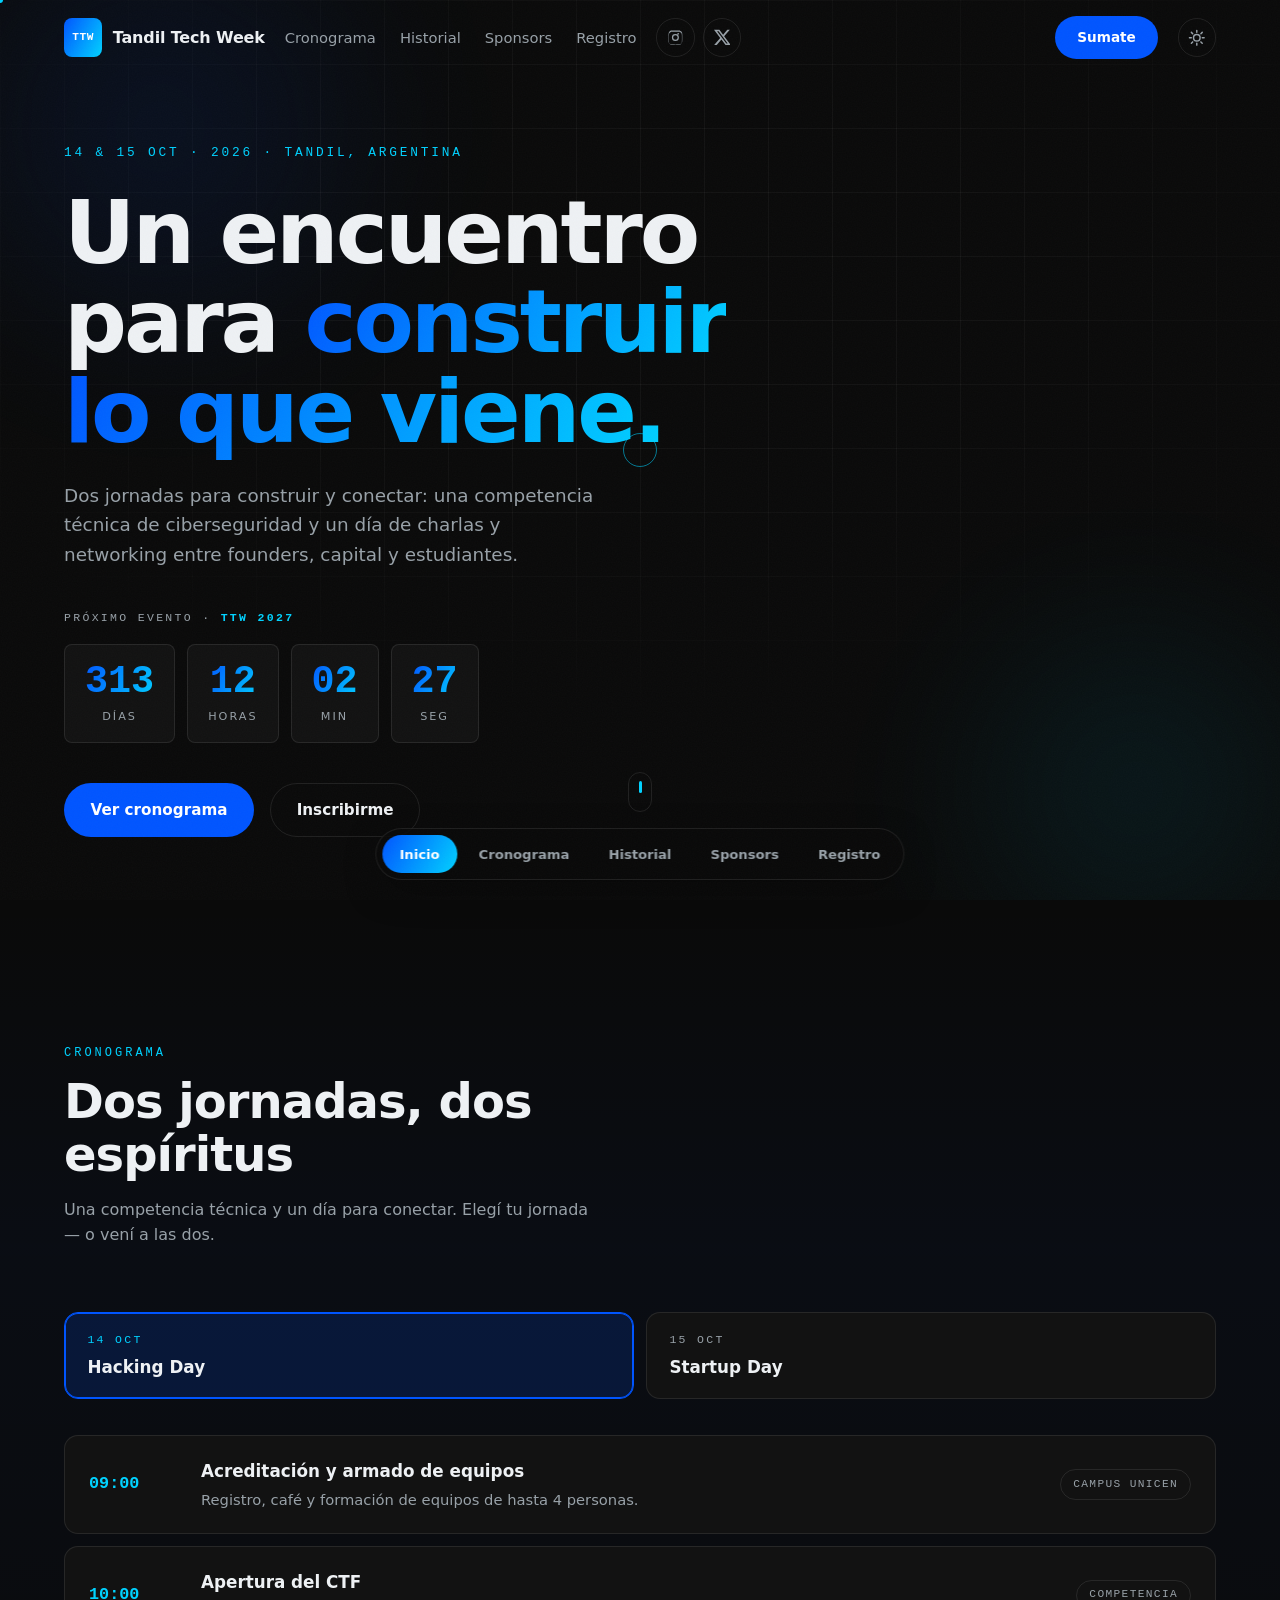
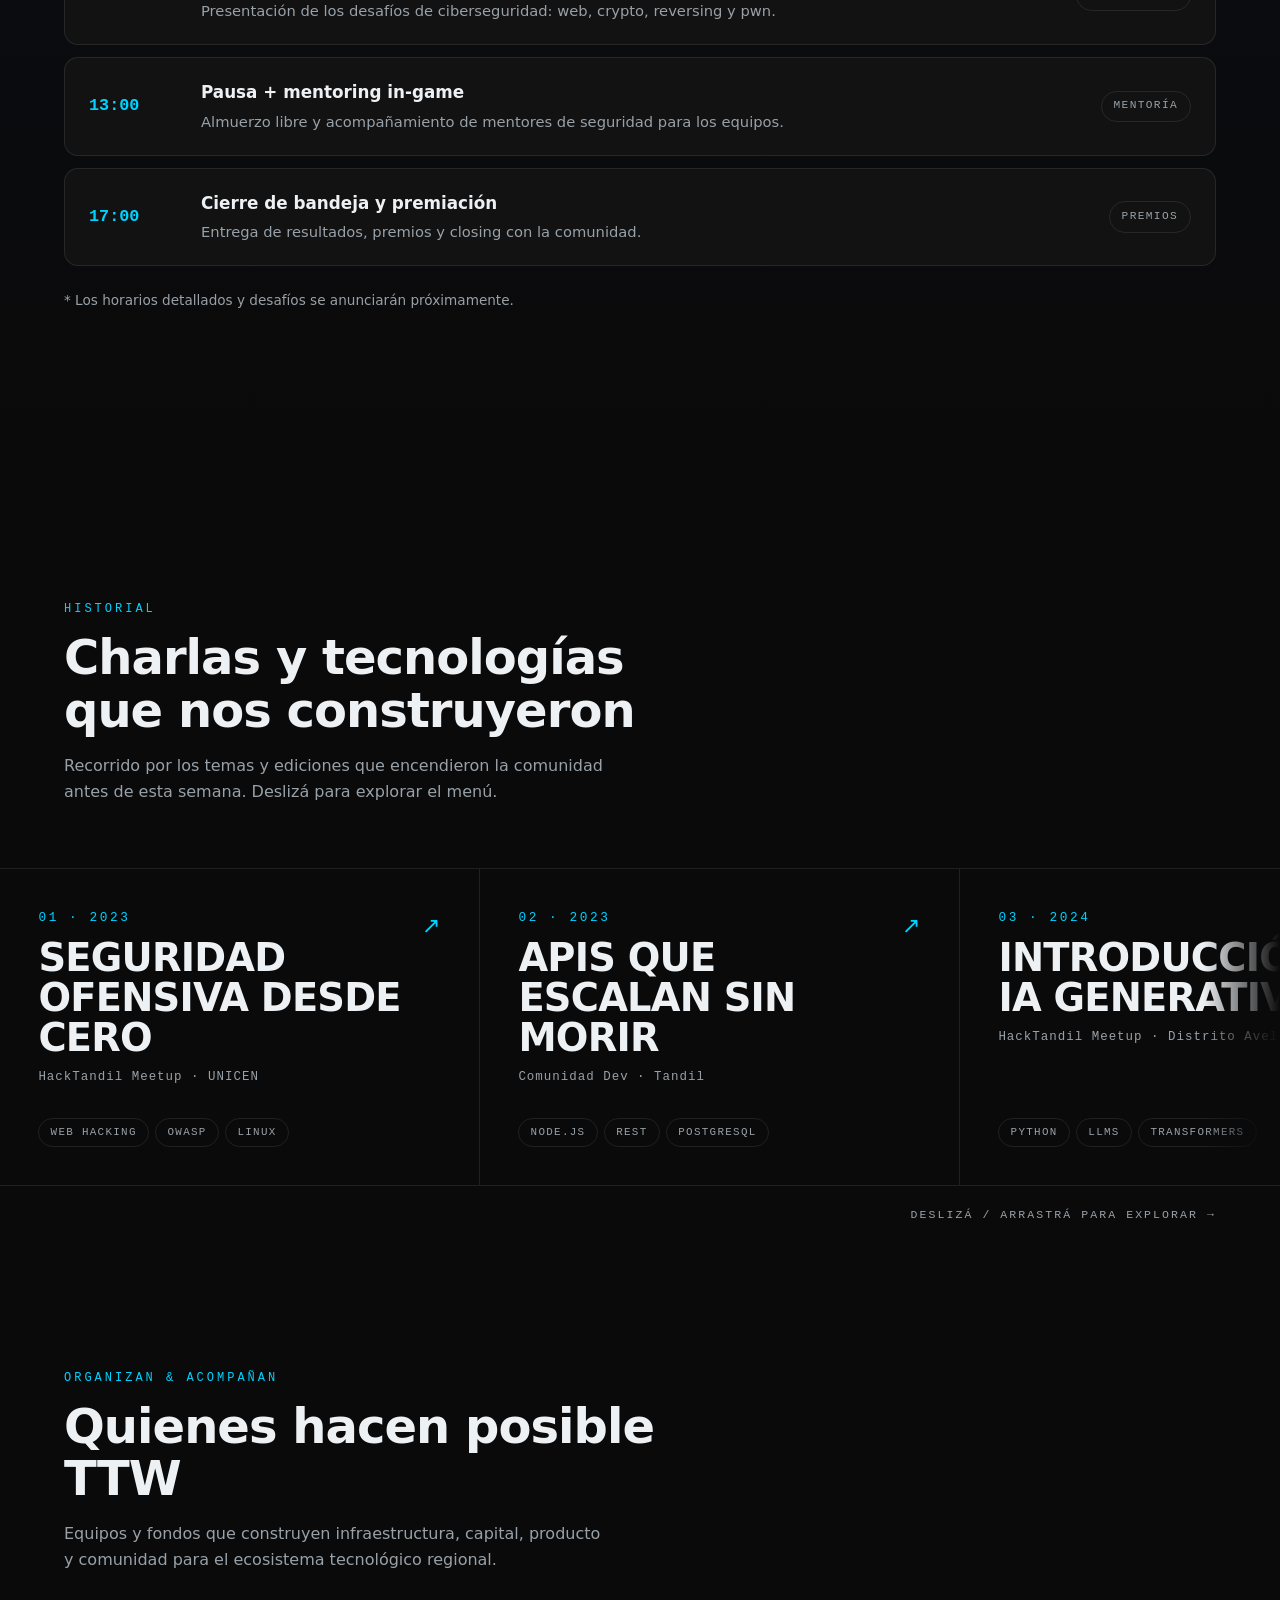
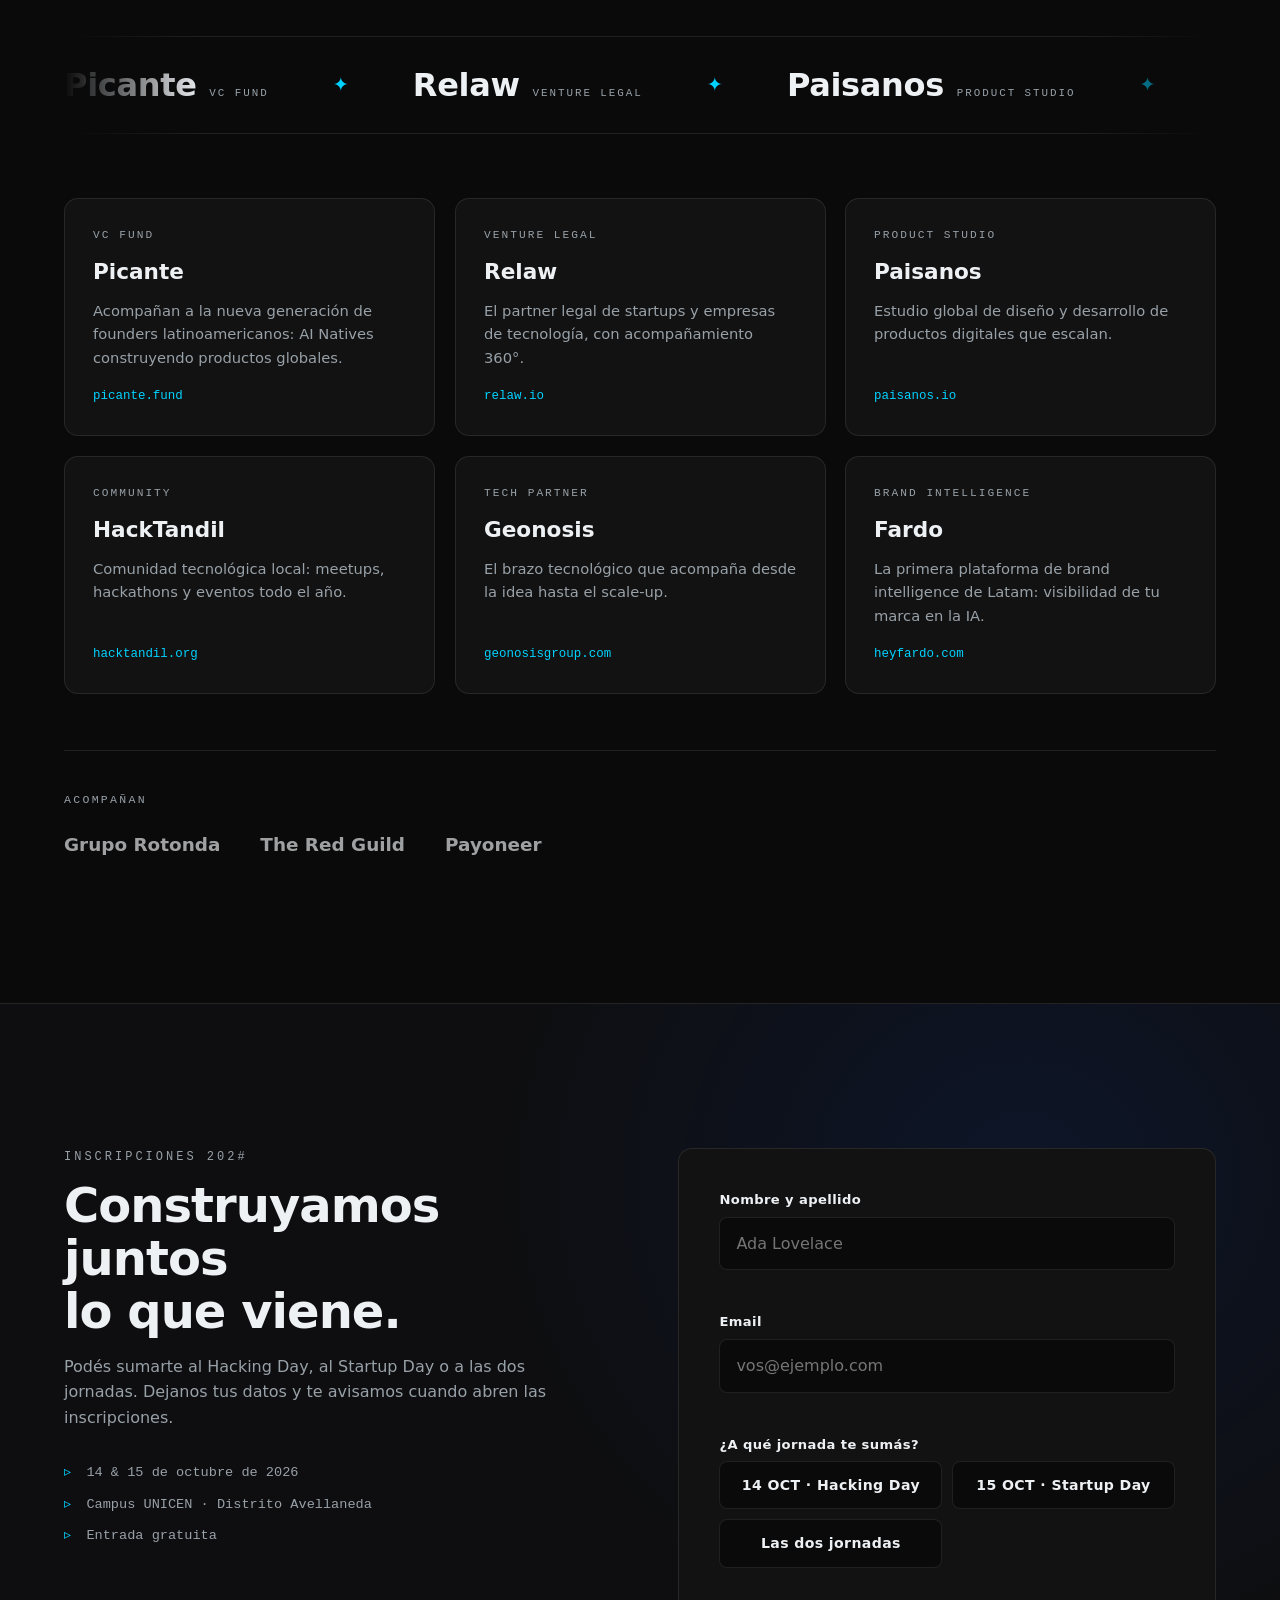
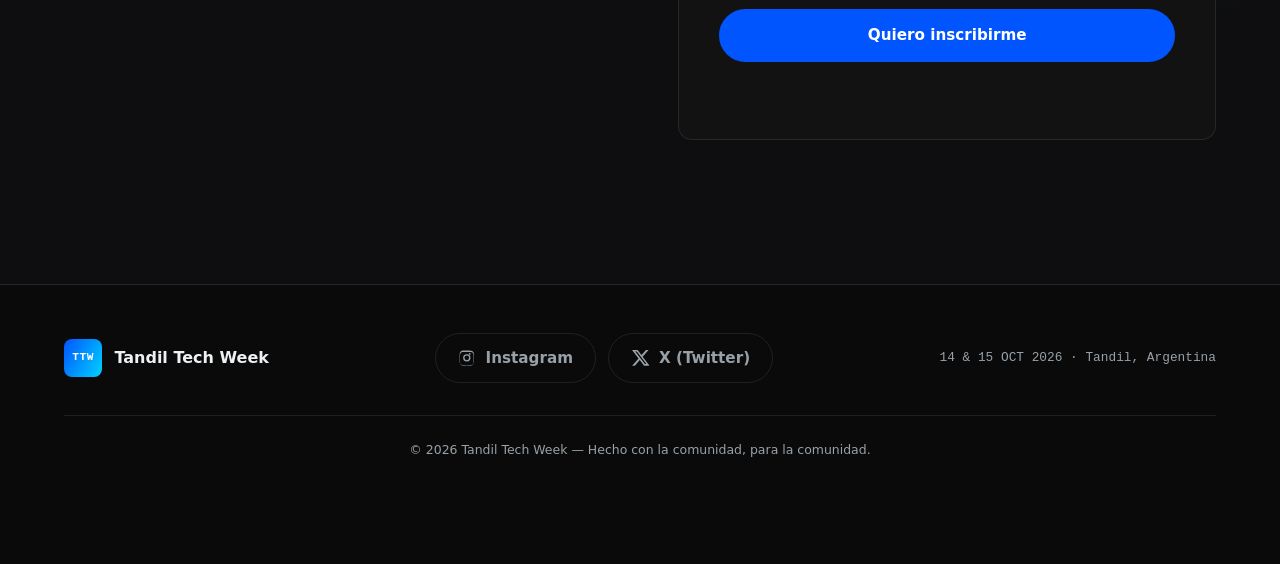
<file: index.html>
<!DOCTYPE html>
<html lang="es">
<head>
  <meta charset="UTF-8">
  <meta name="viewport" content="width=device-width, initial-scale=1.0">
  <title>Tandil Tech Week 2026 — Un encuentro para construir lo que viene</title>
  <meta name="description" content="Tandil Tech Week 2026: dos jornadas para construir y conectar. Hacking Day (14 OCT · UNICEN) y Startup Day (15 OCT · Distrito Avellaneda). Tandil, Argentina.">
  <link rel="stylesheet" href="style.css">
</head>
<body>
  <div class="scroll-progress" aria-hidden="true"></div>


  <!-- ===== Header / Navbar ===== -->
  <header class="site-header" id="header">
    <div class="container header-inner">
      <a href="#hero" class="brand" aria-label="Tandil Tech Week — inicio">
        <span class="brand-mark" aria-hidden="true">TTW</span>
        <span class="brand-name">Tandil&nbsp;Tech&nbsp;Week</span>
      </a>

      <nav class="site-nav" id="site-nav" aria-label="Navegación principal">
        <ul>
          <li><a href="#cronograma">Cronograma</a></li>
          <li><a href="#historial">Historial</a></li>
          <li><a href="#sponsors">Sponsors</a></li>
          <li><a href="#registro">Registro</a></li>
        </ul>
      </nav>

      <div class="header-social" aria-label="Redes sociales">
        <a class="social-btn" href="https://instagram.com/tandiltechweek" target="_blank" rel="noopener noreferrer" aria-label="Instagram de Tandil Tech Week">
          <svg viewBox="0 0 24 24" aria-hidden="true"><path d="M12 2.2c3.2 0 3.6 0 4.9.1 1.2.1 1.8.2 2.2.4.6.2 1 .5 1.4.9.4.4.7.8.9 1.4.2.4.4 1 .4 2.2.1 1.3.1 1.7.1 4.9s0 3.6-.1 4.9c-.1 1.2-.2 1.8-.4 2.2-.2.6-.5 1-.9 1.4-.4.4-.8.7-1.4.9-.4.2-1 .4-2.2.4-1.3.1-1.7.1-4.9.1s-3.6 0-4.9-.1c-1.2-.1-1.8-.2-2.2-.4-.6-.2-1-.5-1.4-.9-.4-.4-.7-.8-.9-1.4-.2-.4-.4-1-.4-2.2C2.2 15.6 2.2 15.2 2.2 12s0-3.6.1-4.9c.1-1.2.2-1.8.4-2.2.2-.6.5-1 .9-1.4.4-.4.8-.7 1.4-.9.4-.2 1-.4 2.2-.4C8.4 2.2 8.8 2.2 12 2.2zm0 1.8c-3.1 0-3.5 0-4.8.1-1.1.1-1.7.2-2.1.4-.5.2-.9.4-1.2.7-.3.3-.6.7-.7 1.2-.2.4-.3 1-.4 2.1-.1 1.3-.1 1.7-.1 4.8s0 3.5.1 4.8c.1 1.1.2 1.7.4 2.1.2.5.4.9.7 1.2.3.3.7.6 1.2.7.4.2 1 .3 2.1.4 1.3.1 1.7.1 4.8.1s3.5 0 4.8-.1c1.1-.1 1.7-.2 2.1-.4.5-.2.9-.4 1.2-.7.3-.3.6-.7.7-1.2.2-.4.3-1 .4-2.1.1-1.3.1-1.7.1-4.8s0-3.5-.1-4.8c-.1-1.1-.2-1.7-.4-2.1-.2-.5-.4-.9-.7-1.2-.3-.3-.7-.6-1.2-.7-.4-.2-1-.3-2.1-.4-1.3-.1-1.7-.1-4.8-.1zm0 3.1a5 5 0 1 1 0 10 5 5 0 0 1 0-10zm0 8.2a3.2 3.2 0 1 0 0-6.4 3.2 3.2 0 0 0 0 6.4zm5.2-8.5a1.2 1.2 0 1 1-2.4 0 1.2 1.2 0 0 1 2.4 0z"/></svg>
        </a>
        <a class="social-btn" href="https://x.com/tandiltechweek" target="_blank" rel="noopener noreferrer" aria-label="X (Twitter) de Tandil Tech Week">
          <svg viewBox="0 0 24 24" aria-hidden="true"><path d="M18.9 1.2h3.7l-8.1 9.3L24 22.8h-7.5l-5.9-7.7-6.7 7.7H.2l8.7-9.9L0 1.2h7.7l5.3 7 6-7zm-1.3 19.4h2L6.6 3.3H4.4l13.2 17.3z"/></svg>
        </a>
      </div>

      <a href="#registro" class="btn btn-primary nav-cta">Sumate</a>

      <button class="theme-toggle" id="theme-toggle" aria-pressed="false" aria-label="Cambiar entre modo oscuro y claro">
        <svg class="icon-sun" viewBox="0 0 24 24" aria-hidden="true"><circle cx="12" cy="12" r="4.5"/><path d="M12 2v2.5M12 19.5V22M2 12h2.5M19.5 12H22M4.6 4.6l1.8 1.8M17.6 17.6l1.8 1.8M19.4 4.6l-1.8 1.8M6.4 17.6l-1.8 1.8"/></svg>
        <svg class="icon-moon" viewBox="0 0 24 24" aria-hidden="true"><path d="M20.5 14.5A8.5 8.5 0 0 1 9.5 3.5a8.5 8.5 0 1 0 11 11z"/></svg>
      </button>

      <button class="nav-toggle" id="nav-toggle" aria-expanded="false" aria-controls="site-nav" aria-label="Abrir menú">
        <span></span><span></span>
      </button>
    </div>
  </header>

  <main>

    <!-- ===== Hero ===== -->
    <section class="hero" id="hero">
      <div class="hero-bg" aria-hidden="true">
        <div class="grid-lines"></div>
        <div class="glow glow-a"></div>
        <div class="glow glow-b"></div>
      </div>

      <div class="container hero-inner">
        <p class="hero-eyebrow reveal">14 &amp; 15 OCT · 2026 · Tandil, Argentina</p>

        <h1 class="hero-title reveal">
          <span class="line">Un encuentro</span>
          <span class="line">para <em>construir</em></span>
          <span class="line"><em>lo que viene.</em></span>
        </h1>

        <p class="hero-sub reveal">
          Dos jornadas para construir y conectar: una competencia técnica de
          ciberseguridad y un día de charlas y networking entre founders,
          capital y estudiantes.
        </p>

        <!-- Contador regresivo en tiempo real al próximo evento -->
        <div class="countdown reveal" id="countdown" role="timer" aria-label="Cuenta regresiva al próximo evento">
          <p class="countdown-target" id="cd-target">Próximo evento</p>
          <div class="count-unit">
            <span class="count-value" id="cd-days">--</span>
            <span class="count-label">Días</span>
          </div>
          <div class="count-unit">
            <span class="count-value" id="cd-hours">--</span>
            <span class="count-label">Horas</span>
          </div>
          <div class="count-unit">
            <span class="count-value" id="cd-mins">--</span>
            <span class="count-label">Min</span>
          </div>
          <div class="count-unit">
            <span class="count-value" id="cd-secs">--</span>
            <span class="count-label">Seg</span>
          </div>
        </div>

        <div class="hero-actions reveal">
          <a href="#cronograma" class="btn btn-primary">Ver cronograma</a>
          <a href="#registro" class="btn btn-ghost">Inscribirme</a>
        </div>
      </div>

      <div class="scroll-hint" aria-hidden="true"><span></span></div>
    </section>

    <!-- ===== Cronograma ===== -->
    <section class="section agenda" id="cronograma">
      <div class="container">
        <div class="section-head reveal">
          <p class="section-eyebrow">Cronograma</p>
          <h2>Dos jornadas, dos espíritus</h2>
          <p class="section-sub">
            Una competencia técnica y un día para conectar. Elegí tu jornada —
            o vení a las dos.
          </p>
        </div>

        <!-- Pestañas por día (interactivas vía JS) -->
        <div class="day-tabs reveal" role="tablist" aria-label="Días del evento">
          <button class="day-tab is-active" role="tab" aria-selected="true" aria-controls="panel-day-1" id="tab-day-1">
            <span class="tab-date">14 OCT</span>
            <span class="tab-name">Hacking Day</span>
          </button>
          <button class="day-tab" role="tab" aria-selected="false" aria-controls="panel-day-2" id="tab-day-2">
            <span class="tab-date">15 OCT</span>
            <span class="tab-name">Startup Day</span>
          </button>
        </div>

        <!-- Día 1: Hacking Day -->
        <div class="day-panel is-active" id="panel-day-1" role="tabpanel" aria-labelledby="tab-day-1" data-stagger>
          <article class="talk reveal">
            <span class="talk-time">09:00</span>
            <div class="talk-body">
              <h3>Acreditación y armado de equipos</h3>
              <p>Registro, café y formación de equipos de hasta 4 personas.</p>
            </div>
            <span class="talk-tag">Campus UNICEN</span>
          </article>
          <article class="talk reveal">
            <span class="talk-time">10:00</span>
            <div class="talk-body">
              <h3>Apertura del CTF</h3>
              <p>Presentación de los desafíos de ciberseguridad: web, crypto, reversing y pwn.</p>
            </div>
            <span class="talk-tag">Competencia</span>
          </article>
          <article class="talk reveal">
            <span class="talk-time">13:00</span>
            <div class="talk-body">
              <h3>Pausa + mentoring in-game</h3>
              <p>Almuerzo libre y acompañamiento de mentores de seguridad para los equipos.</p>
            </div>
            <span class="talk-tag">Mentoría</span>
          </article>
          <article class="talk reveal">
            <span class="talk-time">17:00</span>
            <div class="talk-body">
              <h3>Cierre de bandeja y premiación</h3>
              <p>Entrega de resultados, premios y closing con la comunidad.</p>
            </div>
            <span class="talk-tag">Premios</span>
          </article>
        </div>

        <!-- Día 2: Startup Day -->
        <div class="day-panel" id="panel-day-2" role="tabpanel" aria-labelledby="tab-day-2" hidden data-stagger>
          <article class="talk reveal">
            <span class="talk-time">09:00</span>
            <div class="talk-body">
              <h3>Bienvenida y opening talk</h3>
              <p>El estado del ecosistema tech regional y por qué construimos desde Tandil.</p>
            </div>
            <span class="talk-tag">Keynote</span>
          </article>
          <article class="talk reveal">
            <span class="talk-time">11:00</span>
            <div class="talk-body">
              <h3>Charlas: producto, ciencia y capital</h3>
              <p>Referentes comparten aprendizajes reales de construir producto global.</p>
            </div>
            <span class="talk-tag">Charlas</span>
          </article>
          <article class="talk reveal">
            <span class="talk-time">15:00</span>
            <div class="talk-body">
              <h3>Networking con founders y VC</h3>
              <p>Espacio abierto para conectar con fundadores, venture capital y estudiantes.</p>
            </div>
            <span class="talk-tag">Networking</span>
          </article>
          <article class="talk reveal">
            <span class="talk-time">19:00</span>
            <div class="talk-body">
              <h3>Closing: construyamos lo que viene</h3>
              <p>Cierre de la semana, próximos pasos y after informal.</p>
            </div>
            <span class="talk-tag">Cierre</span>
          </article>
        </div>

        <p class="agenda-note reveal">* Los horarios detallados y desafíos se anunciarán próximamente.</p>
      </div>
    </section>

    <!-- ===== Historial: charlas y tecnologías ===== -->
    <section class="section history" id="historial">
      <div class="container">
        <div class="section-head reveal">
          <p class="section-eyebrow">Historial</p>
          <h2>Charlas y tecnologías que nos construyeron</h2>
          <p class="section-sub">
            Recorrido por los temas y ediciones que encendieron la comunidad
            antes de esta semana. Deslizá para explorar el menú.
          </p>
        </div>
      </div>

      <!-- Menú horizontal de trabajos (deslizable / arrastrable) -->
      <div class="work-menu">
        <ul class="work-track" id="work-menu" data-stagger>
          <li class="work-item">
            <a class="work-link reveal" href="https://hacktandil.org" target="_blank" rel="noopener noreferrer">
              <span class="work-index">01 · 2023</span>
              <h3 class="work-title">Seguridad ofensiva desde cero</h3>
              <span class="work-meta">HackTandil Meetup · UNICEN</span>
              <div class="work-tags"><span>Web Hacking</span><span>OWASP</span><span>Linux</span></div>
              <span class="work-arrow" aria-hidden="true">↗</span>
            </a>
          </li>
          <li class="work-item">
            <a class="work-link reveal" href="https://hacktandil.org" target="_blank" rel="noopener noreferrer">
              <span class="work-index">02 · 2023</span>
              <h3 class="work-title">APIs que escalan sin morir</h3>
              <span class="work-meta">Comunidad Dev · Tandil</span>
              <div class="work-tags"><span>Node.js</span><span>REST</span><span>PostgreSQL</span></div>
              <span class="work-arrow" aria-hidden="true">↗</span>
            </a>
          </li>
          <li class="work-item">
            <a class="work-link reveal" href="https://hacktandil.org" target="_blank" rel="noopener noreferrer">
              <span class="work-index">03 · 2024</span>
              <h3 class="work-title">Introducción a IA generativa</h3>
              <span class="work-meta">HackTandil Meetup · Distrito Avellaneda</span>
              <div class="work-tags"><span>Python</span><span>LLMs</span><span>Transformers</span></div>
              <span class="work-arrow" aria-hidden="true">↗</span>
            </a>
          </li>
          <li class="work-item">
            <a class="work-link reveal" href="https://hacktandil.org" target="_blank" rel="noopener noreferrer">
              <span class="work-index">04 · 2024</span>
              <h3 class="work-title">De la idea al primer cliente</h3>
              <span class="work-meta">Startup Workshop · Tandil</span>
              <div class="work-tags"><span>Product</span><span>Sales</span><span>MVP</span></div>
              <span class="work-arrow" aria-hidden="true">↗</span>
            </a>
          </li>
          <li class="work-item">
            <a class="work-link reveal" href="https://hacktandil.org" target="_blank" rel="noopener noreferrer">
              <span class="work-index">05 · 2025</span>
              <h3 class="work-title">Cripto y seguridad ofensiva</h3>
              <span class="work-meta">Hackathon HackTandil · 48hs</span>
              <div class="work-tags"><span>Crypto</span><span>Reversing</span><span>CTF</span></div>
              <span class="work-arrow" aria-hidden="true">↗</span>
            </a>
          </li>
          <li class="work-item">
            <a class="work-link reveal" href="https://hacktandil.org" target="_blank" rel="noopener noreferrer">
              <span class="work-index">06 · 2025</span>
              <h3 class="work-title">Producto global desde el sur</h3>
              <span class="work-meta">Fireside Chat · Founders &amp; VC</span>
              <div class="work-tags"><span>Startups</span><span>Venture</span><span>Growth</span></div>
              <span class="work-arrow" aria-hidden="true">↗</span>
            </a>
          </li>
        </ul>
      </div>

      <div class="container">
        <p class="work-hint reveal">Deslizá / arrastrá para explorar →</p>
      </div>
    </section>

    <!-- ===== Sponsors ===== -->
    <section class="section sponsors" id="sponsors">
      <div class="container">
        <div class="section-head reveal">
          <p class="section-eyebrow">Organizan &amp; Acompañan</p>
          <h2>Quienes hacen posible TTW</h2>
          <p class="section-sub">
            Equipos y fondos que construyen infraestructura, capital, producto
            y comunidad para el ecosistema tecnológico regional.
          </p>
        </div>

        <!-- Tira animada infinita con los impulsores del evento -->
        <div class="marquee reveal" aria-label="Organizan: impulsores del evento">
          <div class="marquee__track">
            <div class="marquee__group">
              <span class="marquee__item"><span class="marquee__name">Picante</span><span class="marquee__type">VC Fund</span></span>
              <span class="marquee__sep" aria-hidden="true">✦</span>
              <span class="marquee__item"><span class="marquee__name">Relaw</span><span class="marquee__type">Venture Legal</span></span>
              <span class="marquee__sep" aria-hidden="true">✦</span>
              <span class="marquee__item"><span class="marquee__name">Paisanos</span><span class="marquee__type">Product Studio</span></span>
              <span class="marquee__sep" aria-hidden="true">✦</span>
              <span class="marquee__item"><span class="marquee__name">HackTandil</span><span class="marquee__type">Community</span></span>
              <span class="marquee__sep" aria-hidden="true">✦</span>
              <span class="marquee__item"><span class="marquee__name">Geonosis</span><span class="marquee__type">Tech Partner</span></span>
              <span class="marquee__sep" aria-hidden="true">✦</span>
              <span class="marquee__item"><span class="marquee__name">Fardo</span><span class="marquee__type">Brand Intelligence</span></span>
              <span class="marquee__sep" aria-hidden="true">✦</span>
            </div>
            <div class="marquee__group" aria-hidden="true">
              <span class="marquee__item"><span class="marquee__name">Picante</span><span class="marquee__type">VC Fund</span></span>
              <span class="marquee__sep">✦</span>
              <span class="marquee__item"><span class="marquee__name">Relaw</span><span class="marquee__type">Venture Legal</span></span>
              <span class="marquee__sep">✦</span>
              <span class="marquee__item"><span class="marquee__name">Paisanos</span><span class="marquee__type">Product Studio</span></span>
              <span class="marquee__sep">✦</span>
              <span class="marquee__item"><span class="marquee__name">HackTandil</span><span class="marquee__type">Community</span></span>
              <span class="marquee__sep">✦</span>
              <span class="marquee__item"><span class="marquee__name">Geonosis</span><span class="marquee__type">Tech Partner</span></span>
              <span class="marquee__sep">✦</span>
              <span class="marquee__item"><span class="marquee__name">Fardo</span><span class="marquee__type">Brand Intelligence</span></span>
              <span class="marquee__sep">✦</span>
            </div>
          </div>
        </div>

        <div class="sponsor-grid" data-stagger>
          <a class="sponsor-card reveal" href="https://picante.fund" target="_blank" rel="noopener noreferrer">
            <span class="sponsor-type">VC Fund</span>
            <h3>Picante</h3>
            <p>Acompañan a la nueva generación de founders latinoamericanos: AI Natives construyendo productos globales.</p>
            <span class="sponsor-url">picante.fund</span>
          </a>
          <a class="sponsor-card reveal" href="https://relaw.io" target="_blank" rel="noopener noreferrer">
            <span class="sponsor-type">Venture Legal</span>
            <h3>Relaw</h3>
            <p>El partner legal de startups y empresas de tecnología, con acompañamiento 360°.</p>
            <span class="sponsor-url">relaw.io</span>
          </a>
          <a class="sponsor-card reveal" href="https://paisanos.io" target="_blank" rel="noopener noreferrer">
            <span class="sponsor-type">Product Studio</span>
            <h3>Paisanos</h3>
            <p>Estudio global de diseño y desarrollo de productos digitales que escalan.</p>
            <span class="sponsor-url">paisanos.io</span>
          </a>
          <a class="sponsor-card reveal" href="https://hacktandil.org" target="_blank" rel="noopener noreferrer">
            <span class="sponsor-type">Community</span>
            <h3>HackTandil</h3>
            <p>Comunidad tecnológica local: meetups, hackathons y eventos todo el año.</p>
            <span class="sponsor-url">hacktandil.org</span>
          </a>
          <a class="sponsor-card reveal" href="https://geonosisgroup.com" target="_blank" rel="noopener noreferrer">
            <span class="sponsor-type">Tech Partner</span>
            <h3>Geonosis</h3>
            <p>El brazo tecnológico que acompaña desde la idea hasta el scale-up.</p>
            <span class="sponsor-url">geonosisgroup.com</span>
          </a>
          <a class="sponsor-card reveal" href="https://heyfardo.com" target="_blank" rel="noopener noreferrer">
            <span class="sponsor-type">Brand Intelligence</span>
            <h3>Fardo</h3>
            <p>La primera plataforma de brand intelligence de Latam: visibilidad de tu marca en la IA.</p>
            <span class="sponsor-url">heyfardo.com</span>
          </a>
        </div>

        <div class="supporters reveal">
          <p class="supporters-label">Acompañan</p>
          <ul class="supporters-list">
            <li><a href="https://gruporotonda.com.ar" target="_blank" rel="noopener noreferrer">Grupo Rotonda</a></li>
            <li><a href="https://theredguild.org" target="_blank" rel="noopener noreferrer">The Red Guild</a></li>
            <li><a href="https://www.payoneer.com" target="_blank" rel="noopener noreferrer">Payoneer</a></li>
          </ul>
        </div>
      </div>
    </section>

    <!-- ===== Registro ===== -->
    <section class="section register" id="registro">
      <div class="container register-inner">
        <div class="register-copy reveal">
          <p class="section-eyebrow">Inscripciones 2026</p>
          <h2>Construyamos juntos<br>lo que viene.</h2>
          <p>
            Podés sumarte al Hacking Day, al Startup Day o a las dos jornadas.
            Dejanos tus datos y te avisamos cuando abren las inscripciones.
          </p>
          <ul class="register-meta">
            <li>14 &amp; 15 de octubre de 2026</li>
            <li>Campus UNICEN · Distrito Avellaneda</li>
            <li>Entrada gratuita</li>
          </ul>
        </div>

        <form class="register-form reveal" id="register-form" novalidate>
          <div class="field">
            <label for="f-name">Nombre y apellido</label>
            <input type="text" id="f-name" name="name" placeholder="Ada Lovelace" required minlength="3" autocomplete="name">
            <span class="field-error" aria-live="polite"></span>
          </div>

          <div class="field">
            <label for="f-email">Email</label>
            <input type="email" id="f-email" name="email" placeholder="vos@ejemplo.com" required autocomplete="email">
            <span class="field-error" aria-live="polite"></span>
          </div>

          <fieldset class="field field-choice">
            <legend>¿A qué jornada te sumás?</legend>
            <div class="choice-options">
              <label class="choice">
                <input type="radio" name="day" value="hacking" required>
                <span>14 OCT · Hacking Day</span>
              </label>
              <label class="choice">
                <input type="radio" name="day" value="startup">
                <span>15 OCT · Startup Day</span>
              </label>
              <label class="choice">
                <input type="radio" name="day" value="both">
                <span>Las dos jornadas</span>
              </label>
            </div>
            <span class="field-error" aria-live="polite"></span>
          </fieldset>

          <button type="submit" class="btn btn-primary btn-block">Quiero inscribirme</button>
          <p class="form-status" id="form-status" role="status" aria-live="polite"></p>
        </form>
      </div>
    </section>
  </main>

  <!-- ===== Footer ===== -->
  <footer class="site-footer">
    <div class="container footer-inner">
      <div class="footer-brand">
        <span class="brand-mark" aria-hidden="true">TTW</span>
        <p>Tandil Tech Week</p>
      </div>

      <nav aria-label="Redes sociales">
        <ul class="footer-social">
          <li>
            <a class="social-pill" href="https://instagram.com/tandiltechweek" target="_blank" rel="noopener noreferrer">
              <svg viewBox="0 0 24 24" aria-hidden="true"><path d="M12 2.2c3.2 0 3.6 0 4.9.1 1.2.1 1.8.2 2.2.4.6.2 1 .5 1.4.9.4.4.7.8.9 1.4.2.4.4 1 .4 2.2.1 1.3.1 1.7.1 4.9s0 3.6-.1 4.9c-.1 1.2-.2 1.8-.4 2.2-.2.6-.5 1-.9 1.4-.4.4-.8.7-1.4.9-.4.2-1 .4-2.2.4-1.3.1-1.7.1-4.9.1s-3.6 0-4.9-.1c-1.2-.1-1.8-.2-2.2-.4-.6-.2-1-.5-1.4-.9-.4-.4-.7-.8-.9-1.4-.2-.4-.4-1-.4-2.2C2.2 15.6 2.2 15.2 2.2 12s0-3.6.1-4.9c.1-1.2.2-1.8.4-2.2.2-.6.5-1 .9-1.4.4-.4.8-.7 1.4-.9.4-.2 1-.4 2.2-.4C8.4 2.2 8.8 2.2 12 2.2zm0 1.8c-3.1 0-3.5 0-4.8.1-1.1.1-1.7.2-2.1.4-.5.2-.9.4-1.2.7-.3.3-.6.7-.7 1.2-.2.4-.3 1-.4 2.1-.1 1.3-.1 1.7-.1 4.8s0 3.5.1 4.8c.1 1.1.2 1.7.4 2.1.2.5.4.9.7 1.2.3.3.7.6 1.2.7.4.2 1 .3 2.1.4 1.3.1 1.7.1 4.8.1s3.5 0 4.8-.1c1.1-.1 1.7-.2 2.1-.4.5-.2.9-.4 1.2-.7.3-.3.6-.7.7-1.2.2-.4.3-1 .4-2.1.1-1.3.1-1.7.1-4.8s0-3.5-.1-4.8c-.1-1.1-.2-1.7-.4-2.1-.2-.5-.4-.9-.7-1.2-.3-.3-.7-.6-1.2-.7-.4-.2-1-.3-2.1-.4-1.3-.1-1.7-.1-4.8-.1zm0 3.1a5 5 0 1 1 0 10 5 5 0 0 1 0-10zm0 8.2a3.2 3.2 0 1 0 0-6.4 3.2 3.2 0 0 0 0 6.4zm5.2-8.5a1.2 1.2 0 1 1-2.4 0 1.2 1.2 0 0 1 2.4 0z"/></svg>
              <span>Instagram</span>
            </a>
          </li>
          <li>
            <a class="social-pill" href="https://x.com/tandiltechweek" target="_blank" rel="noopener noreferrer">
              <svg viewBox="0 0 24 24" aria-hidden="true"><path d="M18.9 1.2h3.7l-8.1 9.3L24 22.8h-7.5l-5.9-7.7-6.7 7.7H.2l8.7-9.9L0 1.2h7.7l5.3 7 6-7zm-1.3 19.4h2L6.6 3.3H4.4l13.2 17.3z"/></svg>
              <span>X (Twitter)</span>
            </a>
          </li>
        </ul>
      </nav>

      <p class="footer-meta">14 &amp; 15 OCT 2026 · Tandil, Argentina</p>
    </div>
    <p class="footer-credit">© 2026 Tandil Tech Week — Hecho con la comunidad, para la comunidad.</p>
  </footer>

  <!-- ===== Fancy tab bar flotante ===== -->
  <nav class="tab-bar" id="tab-bar" aria-label="Navegación rápida">
    <span class="tab-indicator" aria-hidden="true"></span>
    <a href="#hero">Inicio</a>
    <a href="#cronograma">Cronograma</a>
    <a href="#historial">Historial</a>
    <a href="#sponsors">Sponsors</a>
    <a href="#registro">Registro</a>
  </nav>

  <script src="main.js" defer></script>
</body>
</html>
</file>
<file: style.css>
/* ============================================================
   Tandil Tech Week 2026 — Landing
   Design system: black / tech-blue, variables first,
   dark & light themes, mobile-inclusive
   ============================================================ */

/* ---------- Tokens ---------- */
:root {
  /* Color · dark (default) */
  --bg: #0a0a0a;
  --bg-raised: #0e0e10;
  --surface: #121212;
  --line: rgba(255, 255, 255, 0.09);
  --text: #eef1f4;
  --text-dim: #98a1a8;
  --accent: #0055ff;          /* tech blue */
  --accent-bright: #00d2ff;   /* electric cyan */
  --accent-ink: #ffffff;      /* text on accent */
  --accent-soft: rgba(0, 85, 255, 0.16);
  --gradient: linear-gradient(120deg, var(--accent), var(--accent-bright));
  --danger: #ff6b6b;
  --ok: #3ecf6e;
  --header-bg: rgba(10, 10, 10, 0.72);
  --grid-line: rgba(255, 255, 255, 0.04);

  /* Type */
  --font-sans: "Inter", "Segoe UI", "Helvetica Neue", system-ui, sans-serif;
  --font-mono: "JetBrains Mono", "SFMono-Regular", Consolas, ui-monospace, monospace;

  /* Rhythm */
  --container: 72rem;
  --gutter: 1.5rem;
  --section: clamp(5rem, 12vw, 9rem);
  --radius: 14px;
  --radius-sm: 8px;

  /* Motion */
  --ease: cubic-bezier(0.22, 1, 0.36, 1);
  --dur: 0.5s;
}

/* Light theme overrides */
html[data-theme="light"] {
  --bg: #f5f6f8;
  --bg-raised: #eceef1;
  --surface: #ffffff;
  --line: rgba(10, 16, 42, 0.12);
  --text: #0a0a0a;
  --text-dim: #5b6470;
  --accent: #0047e1;
  --accent-bright: #0096c4;
  --accent-ink: #ffffff;
  --accent-soft: rgba(0, 85, 255, 0.1);
  --danger: #d64545;
  --ok: #1f9d55;
  --header-bg: rgba(245, 246, 248, 0.75);
  --grid-line: rgba(10, 16, 42, 0.05);
}

/* ---------- Reset ---------- */
*,
*::before,
*::after { box-sizing: border-box; margin: 0; padding: 0; }

html { scroll-behavior: smooth; }

body {
  background: var(--bg);
  color: var(--text);
  font-family: var(--font-sans);
  line-height: 1.6;
  -webkit-font-smoothing: antialiased;
  overflow-x: hidden;
  transition: background 0.4s var(--ease), color 0.4s var(--ease);
}

img, svg { display: block; max-width: 100%; }

a { color: inherit; text-decoration: none; }

ul { list-style: none; }

button, input { font: inherit; color: inherit; }

::selection { background: var(--accent); color: var(--accent-ink); }

/* ---------- Utilities ---------- */
.container {
  width: min(100% - var(--gutter) * 2, var(--container));
  margin-inline: auto;
}

.section { padding-block: var(--section); position: relative; }

.section-head { max-width: 40rem; margin-bottom: clamp(2.5rem, 6vw, 4rem); }

.section-eyebrow {
  font-family: var(--font-mono);
  font-size: 0.75rem;
  text-transform: uppercase;
  letter-spacing: 0.25em;
  color: var(--accent-bright);
  margin-bottom: 0.75rem;
}

.section-head h2,
.register-copy h2 {
  font-size: clamp(1.9rem, 4.5vw, 3rem);
  line-height: 1.1;
  letter-spacing: -0.02em;
  margin-bottom: 1rem;
}

.section-sub { color: var(--text-dim); max-width: 34rem; }

/* Buttons */
.btn {
  display: inline-flex;
  align-items: center;
  justify-content: center;
  gap: 0.5rem;
  padding: 0.85rem 1.6rem;
  border-radius: 999px;
  border: 1px solid transparent;
  font-weight: 600;
  font-size: 0.95rem;
  cursor: pointer;
  transition: transform 0.3s var(--ease), background 0.3s, color 0.3s,
              border-color 0.3s, box-shadow 0.3s;
}

.btn-primary {
  background: var(--accent);
  color: var(--accent-ink);
}

.btn-primary:hover {
  background: var(--accent-bright);
  color: #04102a;
  transform: translateY(-2px);
  box-shadow: 0 12px 32px -8px rgba(0, 85, 255, 0.55);
}

.btn-ghost {
  border-color: var(--line);
  color: var(--text);
}

.btn-ghost:hover {
  border-color: var(--accent-bright);
  color: var(--accent-bright);
  transform: translateY(-2px);
}

.btn-block { width: 100%; }

/* Reveal-on-scroll (activado por IntersectionObserver)
   --i (opcional, heredable) escalona la aparición en cascada */
.reveal {
  opacity: 0;
  transform: translateY(28px);
  transition: opacity 0.7s var(--ease), transform 0.7s var(--ease);
  transition-delay: calc(var(--i, 0) * 60ms);
}

.reveal.is-visible {
  opacity: 1;
  transform: none;
}

/* ============================================================
   Header
   ============================================================ */
.site-header {
  position: fixed;
  inset-inline: 0;
  top: 0;
  z-index: 100;
  padding-block: 1rem;
  transition: background var(--dur) var(--ease), padding var(--dur) var(--ease),
              border-color var(--dur) var(--ease);
  border-bottom: 1px solid transparent;
}

/* Estado "scrolled": navbar compacta con blur */
.site-header.is-scrolled {
  padding-block: 0.6rem;
  background: var(--header-bg);
  -webkit-backdrop-filter: blur(16px);
  backdrop-filter: blur(16px);
  border-bottom-color: var(--line);
}

.header-inner {
  display: flex;
  align-items: center;
  gap: 1.25rem;
}

.brand {
  display: flex;
  align-items: center;
  gap: 0.65rem;
  font-weight: 700;
  letter-spacing: -0.01em;
}

.brand-mark {
  display: grid;
  place-items: center;
  width: 2.4rem;
  height: 2.4rem;
  border-radius: 8px;
  background: var(--gradient);
  color: #fff;
  font-family: var(--font-mono);
  font-size: 0.7rem;
  font-weight: 700;
  letter-spacing: 0.05em;
}

.site-nav ul {
  display: flex;
  gap: 1.5rem;
  font-size: 0.92rem;
}

.site-nav a {
  color: var(--text-dim);
  transition: color 0.25s;
}

.site-nav a:hover { color: var(--text); }

/* Indicador de sección activa */
.site-nav a.is-active { color: var(--accent-bright); }

/* Redes sociales en el header */
.header-social { display: flex; gap: 0.5rem; }

.social-btn {
  display: grid;
  place-items: center;
  width: 2.4rem;
  height: 2.4rem;
  border-radius: 50%;
  border: 1px solid var(--line);
  color: var(--text-dim);
  transition: color 0.3s, border-color 0.3s, transform 0.3s var(--ease), box-shadow 0.3s;
}

.social-btn svg { width: 1.05rem; height: 1.05rem; fill: currentColor; }

.social-btn:hover {
  color: var(--accent-bright);
  border-color: var(--accent-bright);
  transform: translateY(-2px);
  box-shadow: 0 8px 20px -6px rgba(0, 210, 255, 0.4);
}

/* Toggle de tema */
.theme-toggle {
  display: grid;
  place-items: center;
  width: 2.4rem;
  height: 2.4rem;
  border-radius: 50%;
  border: 1px solid var(--line);
  background: transparent;
  cursor: pointer;
  color: var(--text-dim);
  transition: color 0.3s, border-color 0.3s, transform 0.3s var(--ease), box-shadow 0.3s;
}

.theme-toggle svg { width: 1.1rem; height: 1.1rem; fill: none; stroke: currentColor; stroke-width: 2; stroke-linecap: round; stroke-linejoin: round; }

/* Sol visible en oscuro, luna visible en claro */
.theme-toggle .icon-moon { display: none; }
html[data-theme="light"] .theme-toggle .icon-moon { display: block; }
html[data-theme="light"] .theme-toggle .icon-sun { display: none; }

.theme-toggle:hover {
  color: var(--accent-bright);
  border-color: var(--accent-bright);
  transform: translateY(-2px) rotate(12deg);
  box-shadow: 0 8px 20px -6px rgba(0, 210, 255, 0.4);
}

.nav-cta { margin-left: auto; font-size: 0.85rem; padding: 0.6rem 1.3rem; }

/* Menú móvil */
.nav-toggle {
  display: none;
  flex-direction: column;
  gap: 6px;
  width: 2.4rem;
  padding: 0.6rem 0.55rem;
  background: none;
  border: 0;
  cursor: pointer;
}

.nav-toggle span {
  height: 2px;
  background: var(--text);
  border-radius: 2px;
  transition: transform 0.35s var(--ease), opacity 0.2s;
}

.nav-toggle[aria-expanded="true"] span:first-child { transform: translateY(4px) rotate(45deg); }
.nav-toggle[aria-expanded="true"] span:last-child { transform: translateY(-4px) rotate(-45deg); }

/* ============================================================
   Hero
   ============================================================ */
.hero {
  position: relative;
  min-height: 100svh;
  display: flex;
  align-items: center;
  overflow: hidden;
  padding-top: 5rem;
}

.hero-bg { position: absolute; inset: 0; pointer-events: none; }

/* Grilla técnica de fondo */
.grid-lines {
  position: absolute;
  inset: 0;
  background-image:
    linear-gradient(to right, var(--grid-line) 1px, transparent 1px),
    linear-gradient(to bottom, var(--grid-line) 1px, transparent 1px);
  background-size: 4rem 4rem;
  mask-image: radial-gradient(ellipse 90% 70% at 50% 30%, #000 30%, transparent 75%);
}

.glow {
  position: absolute;
  border-radius: 50%;
  filter: blur(60px);
  opacity: 0.5;
}

.glow-a {
  width: 40rem; height: 40rem;
  background: radial-gradient(circle, rgba(0, 85, 255, 0.22), transparent 65%);
  top: -12rem; left: -10rem;
}

.glow-b {
  width: 34rem; height: 34rem;
  background: radial-gradient(circle, rgba(0, 210, 255, 0.16), transparent 65%);
  bottom: -10rem; right: -8rem;
}

.hero-inner { position: relative; z-index: 1; }

.hero-eyebrow {
  font-family: var(--font-mono);
  font-size: 0.8rem;
  letter-spacing: 0.22em;
  text-transform: uppercase;
  color: var(--accent-bright);
  margin-bottom: 1.5rem;
}

.hero-title {
  font-size: clamp(2.6rem, 8vw, 5.5rem);
  line-height: 1.02;
  letter-spacing: -0.035em;
  font-weight: 700;
  margin-bottom: 1.5rem;
}

.hero-title .line { display: block; }

/* Las líneas entran en cascada al cargar */
.hero-title .line.reveal { transition-delay: calc(var(--i, 0) * 0.09s); }

.hero-title em {
  font-style: normal;
  background: var(--gradient);
  -webkit-background-clip: text;
  background-clip: text;
  color: transparent;
}

.hero-sub {
  max-width: 34rem;
  color: var(--text-dim);
  font-size: clamp(1rem, 1.6vw, 1.15rem);
  margin-bottom: 2.5rem;
}

/* Contador regresivo */
.countdown {
  display: flex;
  flex-wrap: wrap;
  gap: 0.75rem;
  margin-bottom: 2.5rem;
}

.countdown-target {
  width: 100%;
  font-family: var(--font-mono);
  font-size: 0.72rem;
  text-transform: uppercase;
  letter-spacing: 0.2em;
  color: var(--text-dim);
  margin-bottom: 0.25rem;
}

.countdown-target strong { color: var(--accent-bright); font-weight: 600; }

.count-unit {
  min-width: 5.5rem;
  padding: 1rem 1.25rem;
  background: var(--surface);
  border: 1px solid var(--line);
  border-radius: var(--radius-sm);
  text-align: center;
  transition: background 0.4s var(--ease);
}

.count-value {
  display: block;
  font-family: var(--font-mono);
  font-size: clamp(1.6rem, 3.5vw, 2.4rem);
  font-weight: 700;
  font-variant-numeric: tabular-nums;
  line-height: 1.1;
  background: var(--gradient);
  -webkit-background-clip: text;
  background-clip: text;
  color: transparent;
}

.count-label {
  display: block;
  font-size: 0.7rem;
  text-transform: uppercase;
  letter-spacing: 0.18em;
  color: var(--text-dim);
  margin-top: 0.35rem;
}

.hero-actions { display: flex; flex-wrap: wrap; gap: 1rem; }

/* Indicador de scroll */
.scroll-hint {
  position: absolute;
  bottom: 5.5rem;
  left: 50%;
  translate: -50% 0;
  width: 1.5rem;
  height: 2.5rem;
  border: 1px solid var(--line);
  border-radius: 999px;
}

.scroll-hint span {
  position: absolute;
  top: 0.5rem;
  left: 50%;
  width: 3px;
  height: 0.75rem;
  margin-left: -1.5px;
  border-radius: 3px;
  background: var(--accent-bright);
  animation: nudge 1.8s var(--ease) infinite;
}

@keyframes nudge {
  0%, 100% { transform: translateY(0); opacity: 1; }
  60% { transform: translateY(0.9rem); opacity: 0; }
}

/* ============================================================
   Cronograma
   ============================================================ */
.agenda {
  background:
    linear-gradient(180deg, transparent, rgba(0, 85, 255, 0.04) 30%, transparent);
}

/* Pestañas de días */
.day-tabs {
  display: flex;
  gap: 0.75rem;
  flex-wrap: wrap;
  margin-bottom: 2.25rem;
}

.day-tab {
  flex: 1 1 14rem;
  display: flex;
  flex-direction: column;
  gap: 0.3rem;
  padding: 1.1rem 1.4rem;
  background: var(--surface);
  border: 1px solid var(--line);
  border-radius: var(--radius);
  text-align: left;
  cursor: pointer;
  transition: border-color 0.3s, background 0.3s, transform 0.3s var(--ease);
}

.day-tab:hover { transform: translateY(-2px); border-color: rgba(0, 210, 255, 0.4); }

.day-tab.is-active {
  background: var(--accent-soft);
  border-color: var(--accent);
  box-shadow: inset 0 0 0 1px var(--accent);
}

.tab-date {
  font-family: var(--font-mono);
  font-size: 0.72rem;
  letter-spacing: 0.2em;
  color: var(--text-dim);
  text-transform: uppercase;
}

.day-tab.is-active .tab-date { color: var(--accent-bright); }

.tab-name { font-weight: 700; font-size: 1.05rem; }

/* Paneles de actividades */
.day-panel { display: none; }

.day-panel.is-active {
  display: grid;
  gap: 0.75rem;
  animation: panel-in 0.5s var(--ease);
}

@keyframes panel-in {
  from { opacity: 0; transform: translateY(14px); }
  to   { opacity: 1; transform: none; }
}

.talk {
  position: relative;
  display: grid;
  grid-template-columns: 5.5rem 1fr auto;
  align-items: center;
  gap: 1.5rem;
  padding: 1.35rem 1.5rem;
  background: var(--surface);
  border: 1px solid var(--line);
  border-radius: var(--radius);
  transition: border-color 0.3s, transform 0.3s var(--ease), background 0.3s;
}

/* Línea de acento que crece al hacer hover */
.talk::before {
  content: "";
  position: absolute;
  left: 0;
  top: 0;
  bottom: 0;
  width: 3px;
  border-radius: 3px 0 0 3px;
  background: var(--gradient);
  transform: scaleY(0);
  transform-origin: bottom;
  transition: transform 0.35s var(--ease);
}

.talk:hover::before { transform: scaleY(1); }

.talk:hover {
  border-color: rgba(0, 210, 255, 0.5);
  transform: translateX(6px);
}

.talk-time {
  font-family: var(--font-mono);
  font-weight: 700;
  font-size: 1.05rem;
  color: var(--accent-bright);
}

.talk-body h3 { font-size: 1.05rem; margin-bottom: 0.2rem; }

.talk-body p { color: var(--text-dim); font-size: 0.92rem; }

.talk-tag {
  font-family: var(--font-mono);
  font-size: 0.7rem;
  text-transform: uppercase;
  letter-spacing: 0.12em;
  padding: 0.35rem 0.75rem;
  border-radius: 999px;
  border: 1px solid var(--line);
  color: var(--text-dim);
  white-space: nowrap;
}

.agenda-note { margin-top: 1.5rem; color: var(--text-dim); font-size: 0.85rem; }

/* ============================================================
   Historial de charlas y tecnologías
   Estilo "horizontal work menu" (ref: awwwards.com)
   ============================================================ */
.work-menu {
  position: relative;
  border-block: 1px solid var(--line);
}

/* Fade lateral sobre el scroll horizontal */
.work-menu::before,
.work-menu::after {
  content: "";
  position: absolute;
  top: 0;
  bottom: 0;
  width: clamp(2rem, 6vw, 6rem);
  z-index: 1;
  pointer-events: none;
}

.work-menu::before { left: 0; background: linear-gradient(to right, var(--bg), transparent); }
.work-menu::after { right: 0; background: linear-gradient(to left, var(--bg), transparent); }

.work-track {
  display: flex;
  overflow-x: auto;
  scroll-snap-type: x mandatory;
  scrollbar-width: none;
  cursor: grab;
}

.work-track::-webkit-scrollbar { display: none; }

.work-track.is-dragging { cursor: grabbing; scroll-snap-type: none; }

.work-item {
  flex: 0 0 auto;
  width: clamp(17rem, 44vw, 30rem);
  scroll-snap-align: start;
  border-right: 1px solid var(--line);
}

.work-link {
  position: relative;
  display: flex;
  flex-direction: column;
  gap: 0.6rem;
  height: 100%;
  padding: clamp(1.5rem, 3vw, 2.5rem);
  overflow: hidden;
}

/* Capa que asciende al hacer hover (relleno azul) */
.work-link::after {
  content: "";
  position: absolute;
  inset: 0;
  background: var(--gradient);
  opacity: 0;
  transform: translateY(101%);
  transition: transform 0.5s var(--ease), opacity 0.3s;
}

.work-link:hover::after { opacity: 1; transform: translateY(0); }

.work-link > * { position: relative; z-index: 1; transition: color 0.35s var(--ease), transform 0.35s var(--ease); }

.work-index {
  font-family: var(--font-mono);
  font-size: 0.8rem;
  letter-spacing: 0.2em;
  color: var(--accent-bright);
}

.work-title {
  font-size: clamp(1.5rem, 3.4vw, 2.4rem);
  line-height: 1.05;
  letter-spacing: -0.02em;
  text-transform: uppercase;
  font-weight: 700;
}

.work-meta {
  font-family: var(--font-mono);
  font-size: 0.78rem;
  color: var(--text-dim);
  letter-spacing: 0.08em;
}

.work-tags {
  display: flex;
  flex-wrap: wrap;
  gap: 0.4rem;
  margin-top: auto;
  padding-top: 1.25rem;
}

.work-tags span {
  font-family: var(--font-mono);
  font-size: 0.68rem;
  text-transform: uppercase;
  letter-spacing: 0.12em;
  padding: 0.3rem 0.7rem;
  border: 1px solid var(--line);
  border-radius: 999px;
  color: var(--text-dim);
}

.work-arrow {
  position: absolute;
  top: clamp(1.5rem, 3vw, 2.5rem);
  right: clamp(1.5rem, 3vw, 2.5rem);
  font-size: 1.4rem;
  color: var(--accent-bright);
}

/* Estado hover: todo el contenido pasa a tinta oscura sobre el relleno azul */
.work-link:hover .work-index,
.work-link:hover .work-title,
.work-link:hover .work-meta { color: #04102a; }

.work-link:hover .work-title { transform: translateX(0.4rem); }

.work-link:hover .work-index { color: #04102a; }

.work-link:hover .work-tags span {
  border-color: rgba(4, 16, 42, 0.4);
  color: #04102a;
}

.work-link:hover .work-arrow { color: #04102a; transform: translate(3px, -3px); }

.work-hint {
  margin-top: 1.25rem;
  text-align: right;
  font-family: var(--font-mono);
  font-size: 0.72rem;
  letter-spacing: 0.18em;
  text-transform: uppercase;
  color: var(--text-dim);
}

/* ============================================================
   Sponsors
   ============================================================ */
.sponsors { padding-top: 0; }

/* --- Tira animada infinita de "Organizan" (patrón marquee) --- */
.marquee {
  overflow: hidden;
  border-block: 1px solid var(--line);
  padding-block: 1.4rem;
  margin-bottom: clamp(2.5rem, 6vw, 4rem);
  mask-image: linear-gradient(to right, transparent, #000 12%, #000 88%, transparent);
}

.marquee__track {
  display: flex;
  width: max-content;
  animation: marquee 28s linear infinite;
}

.marquee:hover .marquee__track { animation-play-state: paused; }

.marquee__group {
  display: flex;
  align-items: center;
  gap: clamp(2.5rem, 5vw, 4.5rem);
  padding-right: clamp(2.5rem, 5vw, 4.5rem);
}

@keyframes marquee {
  to { transform: translateX(-50%); }
}

.marquee__item {
  display: flex;
  align-items: baseline;
  gap: 0.8rem;
  white-space: nowrap;
}

.marquee__name {
  font-size: clamp(1.3rem, 3vw, 2rem);
  font-weight: 700;
  letter-spacing: -0.01em;
  transition: color 0.3s;
}

.marquee__item:hover .marquee__name { color: var(--accent-bright); }

.marquee__type {
  font-family: var(--font-mono);
  font-size: 0.68rem;
  text-transform: uppercase;
  letter-spacing: 0.18em;
  color: var(--text-dim);
}

.marquee__sep { color: var(--accent-bright); font-size: 1.2rem; }

/* --- Grid de tarjetas --- */
.sponsor-grid {
  display: grid;
  grid-template-columns: repeat(auto-fit, minmax(18rem, 1fr));
  gap: 1.25rem;
}

.sponsor-card {
  position: relative;
  display: flex;
  flex-direction: column;
  gap: 0.6rem;
  padding: 1.75rem;
  background: var(--surface);
  border: 1px solid var(--line);
  border-radius: var(--radius);
  overflow: hidden;
  /* Tilt 3D controlado por JS vía --rx / --ry / --ty */
  transform: perspective(700px) rotateX(var(--rx, 0deg)) rotateY(var(--ry, 0deg)) translateY(var(--ty, 0px));
  transition: transform 0.25s var(--ease), border-color 0.4s, background 0.4s;
  will-change: transform;
}

/* Capa de brillo que sigue al cursor (vars --mx / --my vía JS) */
.sponsor-card::before {
  content: "";
  position: absolute;
  inset: 0;
  background: radial-gradient(ellipse 60% 80% at var(--mx, 50%) var(--my, 110%), rgba(0, 85, 255, 0.2), transparent 70%);
  opacity: 0;
  transition: opacity 0.4s;
}

.sponsor-card:hover {
  --ty: -6px;
  border-color: rgba(0, 210, 255, 0.45);
}

.sponsor-card:hover::before { opacity: 1; }

.sponsor-card:hover h3 { color: var(--accent-bright); }

.sponsor-type {
  font-family: var(--font-mono);
  font-size: 0.7rem;
  text-transform: uppercase;
  letter-spacing: 0.18em;
  color: var(--text-dim);
  position: relative;
}

.sponsor-card h3 {
  font-size: 1.35rem;
  margin-right: auto;
  position: relative;
  transition: color 0.3s;
}

.sponsor-card p {
  color: var(--text-dim);
  font-size: 0.92rem;
  position: relative;
}

.sponsor-url {
  margin-top: auto;
  padding-top: 0.5rem;
  font-family: var(--font-mono);
  font-size: 0.78rem;
  color: var(--accent-bright);
  position: relative;
}

/* Acompañan (lista simple) */
.supporters { margin-top: 3.5rem; padding-top: 2.5rem; border-top: 1px solid var(--line); }

.supporters-label {
  font-family: var(--font-mono);
  font-size: 0.72rem;
  letter-spacing: 0.2em;
  text-transform: uppercase;
  color: var(--text-dim);
  margin-bottom: 1.25rem;
}

.supporters-list {
  display: flex;
  flex-wrap: wrap;
  gap: 1rem 2.5rem;
  font-size: 1.15rem;
  font-weight: 600;
}

.supporters-list a {
  opacity: 0.65;
  transition: opacity 0.3s, color 0.3s;
}

.supporters-list a:hover { opacity: 1; color: var(--accent-bright); }

/* ============================================================
   Registro
   ============================================================ */
.register {
  background:
    radial-gradient(ellipse 60% 80% at 80% 20%, rgba(0, 85, 255, 0.1), transparent 70%),
    var(--bg-raised);
  border-block: 1px solid var(--line);
}

.register-inner {
  display: grid;
  grid-template-columns: 1fr 1fr;
  gap: clamp(2.5rem, 6vw, 5rem);
  align-items: start;
}

.register-copy p:not(:last-child) { color: var(--text-dim); }

.register-meta {
  margin-top: 2rem;
  display: grid;
  gap: 0.6rem;
  font-family: var(--font-mono);
  font-size: 0.85rem;
  color: var(--text-dim);
}

.register-meta li { padding-left: 1.4rem; position: relative; }

.register-meta li::before {
  content: "▹";
  position: absolute;
  left: 0;
  color: var(--accent-bright);
}

/* Formulario con validación en tiempo real */
.register-form {
  display: grid;
  gap: 1.25rem;
  padding: clamp(1.5rem, 4vw, 2.5rem);
  background: var(--surface);
  border: 1px solid var(--line);
  border-radius: var(--radius);
}

.field { display: grid; gap: 0.45rem; }

.field label,
.field legend {
  font-size: 0.82rem;
  font-weight: 600;
  letter-spacing: 0.03em;
}

.field input[type="text"],
.field input[type="email"] {
  width: 100%;
  padding: 0.8rem 1rem;
  background: var(--bg);
  border: 1px solid var(--line);
  border-radius: var(--radius-sm);
  color: var(--text);
  outline: none;
  transition: border-color 0.3s, box-shadow 0.3s, background 0.4s;
}

.field input:focus-visible {
  border-color: var(--accent-bright);
  box-shadow: 0 0 0 3px var(--accent-soft);
}

/* Estados de validación */
.field.is-invalid input { border-color: var(--danger); }

.field.is-valid input { border-color: var(--ok); }

.field-error {
  font-size: 0.78rem;
  color: var(--danger);
  min-height: 1.1em;
}

.field-choice { border: 0; }

.choice-options {
  display: grid;
  grid-template-columns: repeat(auto-fit, minmax(10rem, 1fr));
  gap: 0.6rem;
  margin-top: 0.4rem;
}

.choice {
  display: block;
  cursor: pointer;
}

.choice span {
  display: block;
  padding: 0.75rem 1rem;
  border: 1px solid var(--line);
  border-radius: var(--radius-sm);
  background: var(--bg);
  font-size: 0.88rem;
  text-align: center;
  transition: border-color 0.3s, background 0.3s, color 0.3s;
}

.choice:hover span { border-color: var(--accent-bright); }

.choice input {
  position: absolute;
  width: 1px; height: 1px;
  opacity: 0;
}

.choice input:checked + span {
  border-color: var(--accent-bright);
  background: var(--accent-soft);
  color: var(--accent-bright);
  font-weight: 600;
}

.choice input:focus-visible + span {
  box-shadow: 0 0 0 3px var(--accent-soft);
}

/* Estado del envío */
.form-status { font-size: 0.88rem; text-align: center; min-height: 1.2em; }

.form-status.is-ok { color: var(--ok); }

.form-status.is-error { color: var(--danger); }

/* ============================================================
   Footer
   ============================================================ */
.site-footer { padding-block: 3rem 6.5rem; }

.footer-inner {
  display: flex;
  flex-wrap: wrap;
  align-items: center;
  gap: 1.5rem;
  justify-content: space-between;
  padding-bottom: 2rem;
  border-bottom: 1px solid var(--line);
}

.footer-brand { display: flex; align-items: center; gap: 0.75rem; font-weight: 700; }

/* Redes sociales protagonistas en el footer */
.footer-social { display: flex; flex-wrap: wrap; gap: 0.75rem; }

.social-pill {
  display: inline-flex;
  align-items: center;
  gap: 0.6rem;
  padding: 0.75rem 1.4rem;
  border: 1px solid var(--line);
  border-radius: 999px;
  font-weight: 600;
  font-size: 0.95rem;
  color: var(--text-dim);
  position: relative;
  overflow: hidden;
  transition: color 0.35s, border-color 0.35s, transform 0.3s var(--ease), box-shadow 0.3s;
}

.social-pill svg { width: 1.1rem; height: 1.1rem; fill: currentColor; transition: fill 0.3s; }

.social-pill::before {
  content: "";
  position: absolute;
  inset: 0;
  background: var(--gradient);
  opacity: 0;
  transition: opacity 0.35s;
}

.social-pill > * { position: relative; z-index: 1; }

.social-pill:hover {
  border-color: transparent;
  color: #fff;
  transform: translateY(-3px);
  box-shadow: 0 10px 26px -8px rgba(0, 85, 255, 0.55);
}

.social-pill:hover::before { opacity: 1; }

.footer-meta { font-family: var(--font-mono); font-size: 0.8rem; color: var(--text-dim); }

.footer-credit {
  margin-top: 1.5rem;
  text-align: center;
  font-size: 0.78rem;
  color: var(--text-dim);
}

/* ============================================================
   Fancy tab bar (navegación flotante)
   ============================================================ */
.tab-bar {
  position: fixed;
  bottom: 1.25rem;
  left: 50%;
  translate: -50% 0;
  z-index: 90;
  display: flex;
  gap: 0.25rem;
  padding: 0.35rem;
  background: var(--header-bg);
  border: 1px solid var(--line);
  border-radius: 999px;
  -webkit-backdrop-filter: blur(16px);
  backdrop-filter: blur(16px);
  box-shadow: 0 12px 40px -12px rgba(0, 0, 0, 0.5);
}

/* Píldora deslizante detrás del item activo */
.tab-indicator {
  position: absolute;
  top: 0.35rem;
  bottom: 0.35rem;
  left: 0;
  width: 0;
  border-radius: 999px;
  background: var(--gradient);
  transition: transform 0.45s var(--ease), width 0.45s var(--ease), opacity 0.3s;
  opacity: 0;
}

.tab-bar.is-ready .tab-indicator { opacity: 1; }

.tab-bar a {
  position: relative;
  z-index: 1;
  padding: 0.55rem 1.1rem;
  border-radius: 999px;
  font-size: 0.82rem;
  font-weight: 600;
  color: var(--text-dim);
  white-space: nowrap;
  transition: color 0.3s;
}

.tab-bar a:hover { color: var(--text); }

.tab-bar a.is-active { color: #fff; }

html[data-theme="light"] .tab-bar a.is-active { color: #04102a; }

/* ============================================================
   Responsive
   ============================================================ */
@media (max-width: 900px) {
  .header-social { display: none; }
}

@media (max-width: 720px) {
  /* Nav colapsable */
  .nav-toggle { display: flex; }

  .site-nav {
    position: fixed;
    top: 0;
    right: 0;
    height: 100dvh;
    width: min(75vw, 20rem);
    padding: 6rem var(--gutter) 2rem;
    background: var(--header-bg);
    -webkit-backdrop-filter: blur(20px);
    backdrop-filter: blur(20px);
    border-left: 1px solid var(--line);
    transform: translateX(100%);
    transition: transform 0.45s var(--ease);
  }

  .site-nav.is-open { transform: none; }

  .site-nav ul { flex-direction: column; gap: 1.5rem; font-size: 1.1rem; }

  .nav-cta { display: none; }

  .talk { grid-template-columns: 1fr; gap: 0.5rem; align-items: start; }

  .talk-time { font-size: 0.9rem; }

  .register-inner { grid-template-columns: 1fr; }

  .countdown .count-unit { flex: 1 1 6.5rem; }

  .tab-bar { max-width: calc(100vw - 2rem); overflow-x: auto; scrollbar-width: none; }

  .tab-bar::-webkit-scrollbar { display: none; }
}

/* Respeta la preferencia de movimiento reducido */
@media (prefers-reduced-motion: reduce) {
  html { scroll-behavior: auto; }

  *, *::before, *::after {
    animation-duration: 0.01ms !important;
    animation-iteration-count: 1 !important;
    transition-duration: 0.01ms !important;
  }

  .reveal { opacity: 1; transform: none; }

  .marquee__track { animation: none; }
}

/* ============================================================
   Efectos avanzados
   (decorativos: siempre pointer-events none / no bloquean nada)
   ============================================================ */

/* Grano fotográfico sutil sobre toda la página */
body::after {
  content: "";
  position: fixed;
  inset: 0;
  z-index: 2000;
  pointer-events: none;
  opacity: var(--noise-opacity, 0.045);
  background-image: url("data:image/svg+xml;utf8,<svg xmlns='http://www.w3.org/2000/svg' width='160' height='160'><filter id='n'><feTurbulence type='fractalNoise' baseFrequency='0.8' numOctaves='2'/></filter><rect width='100%25' height='100%25' filter='url(%23n)' opacity='0.6'/></svg>");
}

html[data-theme="light"] { --noise-opacity: 0.035; }

/* Barra de progreso de scroll */
.scroll-progress {
  position: fixed;
  top: 0;
  left: 0;
  right: 0;
  height: 3px;
  background: var(--gradient);
  transform: scaleX(0);
  transform-origin: left;
  z-index: 200;
  pointer-events: none;
}

/* Destello que barre los botones al hacer hover */
.btn { position: relative; overflow: hidden; }

.btn::after {
  content: "";
  position: absolute;
  top: 0;
  left: -80%;
  width: 45%;
  height: 100%;
  background: linear-gradient(105deg, transparent, rgba(255, 255, 255, 0.4), transparent);
  transform: skewX(-20deg);
  transition: left 0.6s var(--ease);
}

.btn:hover::after { left: 130%; }

/* Feedback táctil */
.btn:active, .day-tab:active, .tab-bar a:active { scale: 0.95; }

/* Pop del contador cuando cambia el dígito */
@keyframes pop {
  0% { transform: scale(1.3); }
  100% { transform: none; }
}

.count-value.pop { animation: pop 0.3s var(--ease); }

/* Cursor personalizado (solo desktop con puntero fino, vía JS) */
@media (pointer: fine) {
  .has-cursor, .has-cursor a, .has-cursor button, .has-cursor .choice { cursor: none; }

  /* Nunca ocultar el caret en los campos del formulario */
  .has-cursor input[type="text"],
  .has-cursor input[type="email"] { cursor: text; }
}

.cursor-dot,
.cursor-ring {
  position: fixed;
  top: 0;
  left: 0;
  z-index: 3000;
  pointer-events: none;
  border-radius: 50%;
  will-change: transform;
}

.cursor-dot {
  width: 6px;
  height: 6px;
  margin: -3px;
  background: var(--accent-bright);
  transition: opacity 0.3s;
}

.cursor-dot.is-hover { opacity: 0.35; }

.cursor-ring {
  width: 34px;
  height: 34px;
  margin: -17px;
  border: 1px solid rgba(0, 210, 255, 0.55);
  transition: width 0.3s var(--ease), height 0.3s var(--ease), margin 0.3s var(--ease),
              border-color 0.3s, background 0.3s, scale 0.2s var(--ease);
}

.cursor-ring.is-hover {
  width: 54px;
  height: 54px;
  margin: -27px;
  border-color: rgba(0, 85, 255, 0.8);
  background: rgba(0, 85, 255, 0.08);
}

.cursor-ring.is-down { scale: 0.82; }

/* Cambio de tema con revelado circular (View Transitions API) */
::view-transition-old(root),
::view-transition-new(root) {
  animation: none;
  mix-blend-mode: normal;
}

::view-transition-new(root) {
  animation: circle-in 0.55s var(--ease) both;
}

@keyframes circle-in {
  from { clip-path: circle(0 at var(--vt-x, 100%) var(--vt-y, 0%)); }
  to   { clip-path: circle(140% at var(--vt-x, 100%) var(--vt-y, 0%)); }
}

/* Subrayado animado en "Acompañan" */
.supporters-list a { position: relative; }

.supporters-list a::after {
  content: "";
  position: absolute;
  left: 0;
  bottom: -3px;
  width: 100%;
  height: 2px;
  background: var(--gradient);
  transform: scaleX(0);
  transform-origin: right;
  transition: transform 0.35s var(--ease);
}

.supporters-list a:hover::after {
  transform: scaleX(1);
  transform-origin: left;
}

/* Easter egg: modo fiesta (escribí "ttw") */
.party-mode .brand-mark,
.party-mode .btn-primary,
.party-mode .tab-indicator {
  background: linear-gradient(90deg, #0055ff, #00d2ff, #ff00c8, #ffd500, #0055ff);
  background-size: 300% 100%;
  animation: hue-slide 2.5s linear infinite;
}

.party-mode .count-value,
.party-mode .hero-title em,
.party-mode .section-eyebrow,
.party-mode .work-index {
  background: linear-gradient(90deg, #0055ff, #00d2ff, #ff00c8, #ffd500, #0055ff);
  background-size: 300% 100%;
  animation: hue-slide 2.5s linear infinite;
  -webkit-background-clip: text;
  background-clip: text;
  color: transparent;
}

@keyframes hue-slide {
  to { background-position: 300% 0; }
}

/* Toast de feedback (easter eggs) */
.toast {
  position: fixed;
  bottom: 5.5rem;
  left: 50%;
  translate: -50% 0;
  z-index: 500;
  padding: 0.8rem 1.5rem;
  background: var(--surface);
  border: 1px solid var(--line);
  border-radius: 999px;
  font-size: 0.9rem;
  font-weight: 600;
  box-shadow: 0 12px 40px -12px rgba(0, 0, 0, 0.5);
  opacity: 0;
  transform: translateY(16px) scale(0.9);
  transition: opacity 0.35s var(--ease), transform 0.35s var(--ease);
  pointer-events: none;
}

.toast.is-visible {
  opacity: 1;
  transform: none;
}

/* Accesibilidad: foco visible elegante en todo */
:focus-visible {
  outline: 2px solid var(--accent-bright);
  outline-offset: 3px;
  border-radius: 4px;
}
</file>
